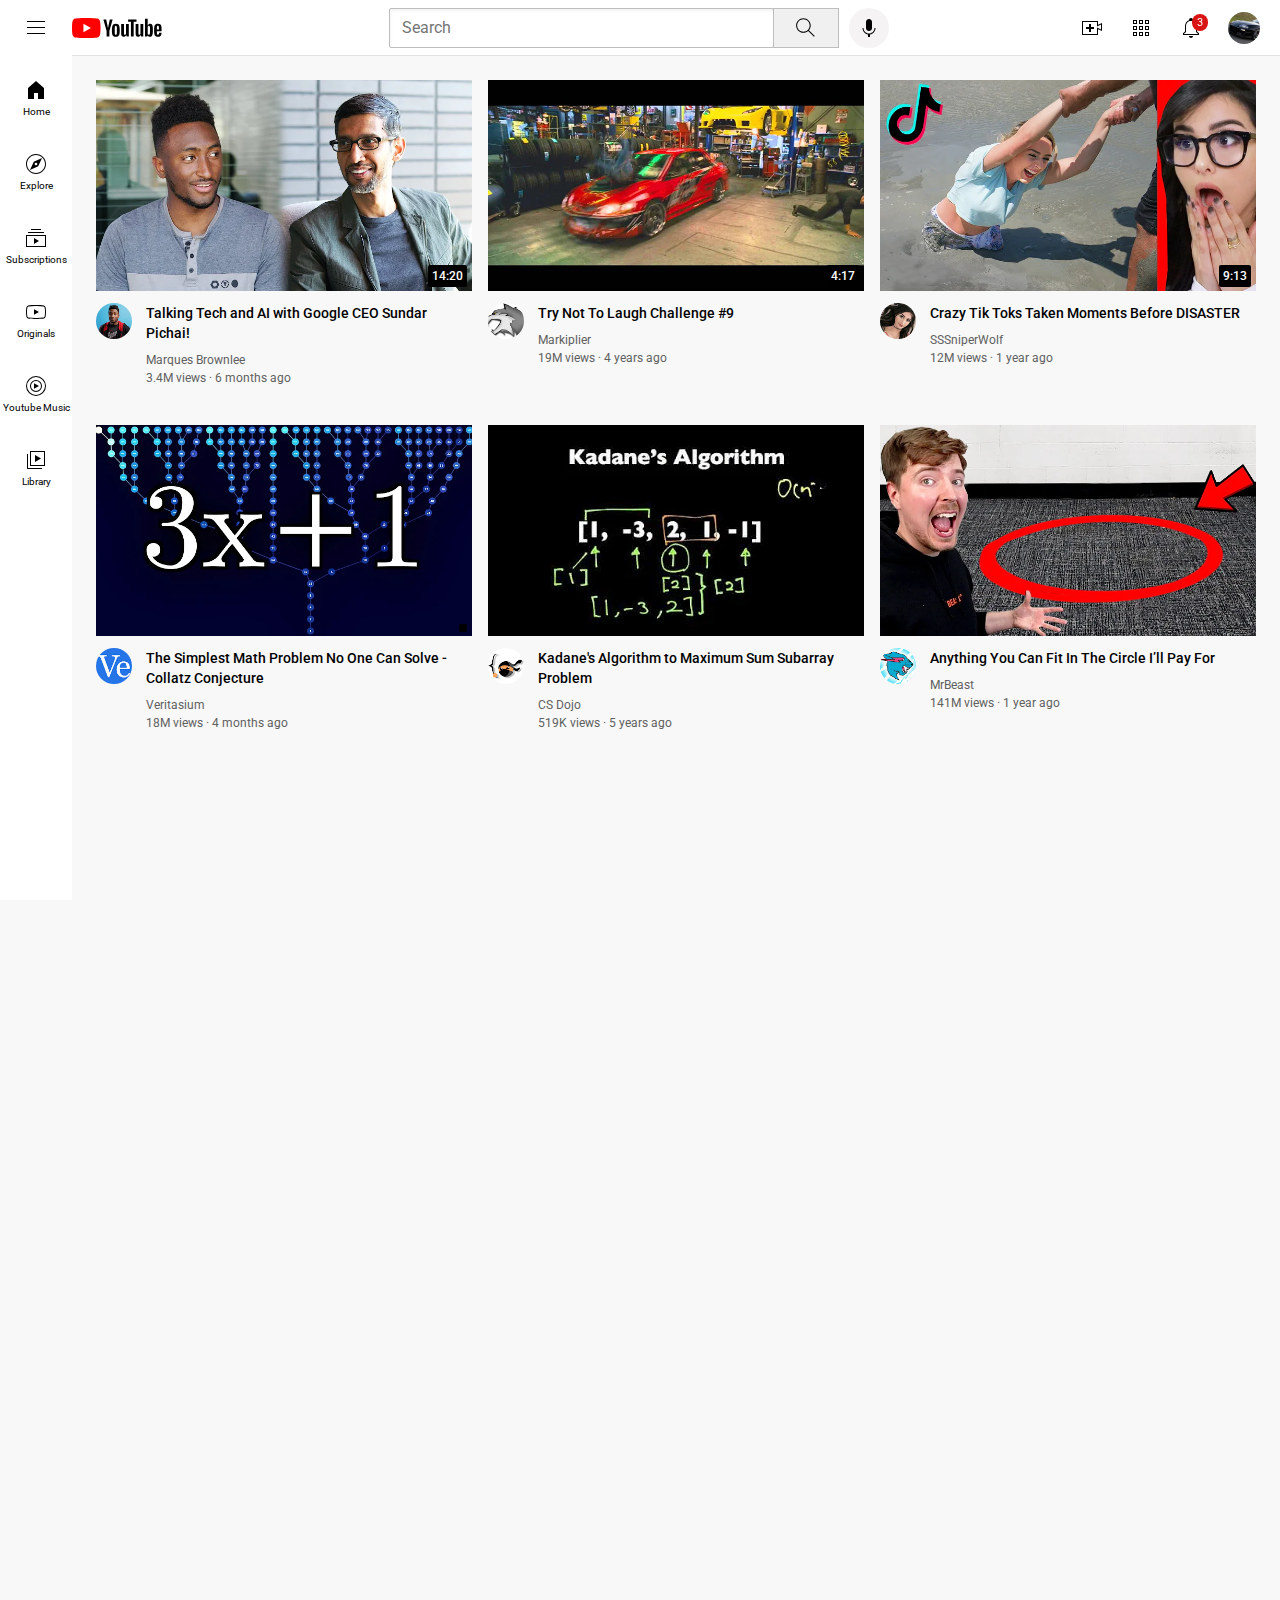
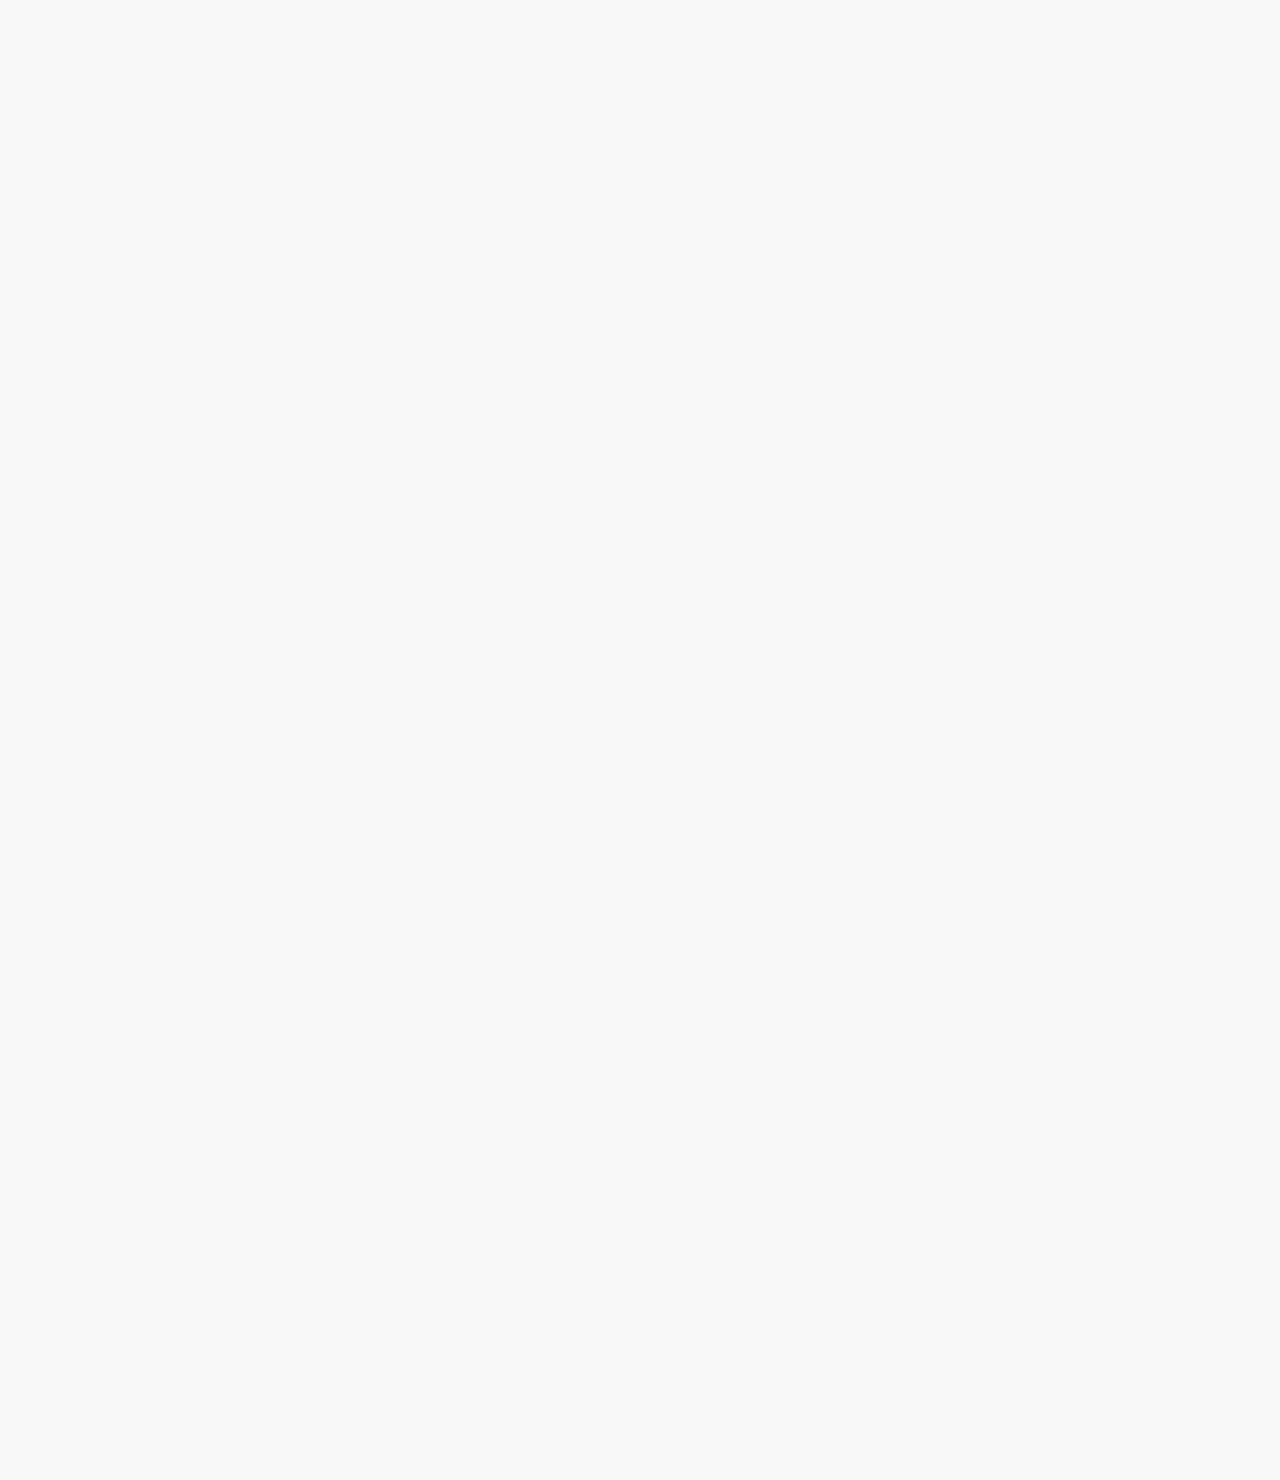
<file: index.html>
<!DOCTYPE html>
<html>
  <head>
    <title>YouTube.com Clone</title>

    <link rel="preconnect" href="https://fonts.googleapis.com">
    <link rel="preconnect" href="https://fonts.gstatic.com" crossorigin>
    <link href="https://fonts.googleapis.com/css2?family=Roboto:wght@400;500;700&display=swap" rel="stylesheet">
    <link rel="stylesheet" href="styles/video.css">
    <link rel="stylesheet" href="styles/header.css">
    <link rel="stylesheet" href="styles/general.css">
    <link rel="stylesheet" href="styles/sidebar.css">
  </head>
  <body>
    <div class="header">
        <div class="left-section">
            <img class="hamburger-menu" src="thumbnails/icons/hamburger-menu.svg">
            <img class="youtube-logo" src="thumbnails/icons/youtube-logo.svg">
        </div>
        <div class="middle-section">
            <input class="search-bar" type="text" placeholder="Search">
            <button class="search-button">
                <img class="search-icon" src="thumbnails/icons/search.svg">
                <div class="tooltip">Search</div>
            </button>
            <button class="voice-search-button">
                <img class="voice-search-icon" src="thumbnails/icons/voice-search-icon.svg">
                <div class="tooltip">Search with your voice</div>
            </button>
        </div>
        <div class="right-section">
          <div class="upload-icon-container">
            <img class="upload-icon" src="thumbnails/icons/upload.svg">
            <div class="tooltip">Create</div>
          </div>
              <div class="youtube-apps-container">
                <img class="youtube-apps-icon" src="thumbnails/icons/youtube-apps.svg">
                <div class="tooltip">Youtube Apps</div>
              </div>
            
            <div class="notifications-icon-container">
                <img class="notifications-icon" src="thumbnails/icons/notifications.svg">
              <div class="notifications-count">3</div>
              <div class="tooltip">Notifications</div>
              
            </div>
            <img class="current-user-picture" src="channel-pictures/unnamed.jpeg">
        </div>
    </div>
    <div class="sidebar">
      <div class="sidebar-link">
        <img src="thumbnails/icons/home.svg">
        <div>Home</div>  </div>
      <div class="sidebar-link">
        <img src="thumbnails/icons/explore.svg">
        <div>Explore</div></div>
      <div class="sidebar-link">
        <img src="thumbnails/icons/subscriptions.svg">
        <div>Subscriptions</div></div>
      <div class="sidebar-link">
        <img src="thumbnails/icons/originals.svg">
        <div>Originals</div></div>
      <div class="sidebar-link">
        <img src="thumbnails/icons/youtube-music.svg">
        <div>Youtube Music</div></div>
      <div class="sidebar-link">
        <img src="thumbnails/icons/library.svg">
        <div>Library</div></div>
    </div>
    <div class="video-grid">
      <div class="video-preview">
        <div class="thumbnail-row">
          <a href="https://www.youtube.com/watch?v=KSpeKBhXhwg&list=RDKSpeKBhXhwg&start_radio=1" target="_blank" >
            <img class="thumbnail" src="thumbnails/thumbnail-1.webp">
          </a>
          
          <div class="video-time">
            14:20
          </div>
        </div>
        <div class="video-info-grid">
          <div class="channel-picture">
            <div class="profile-picture-container">
              <a href="https://www.youtube.com/watch?v=iuJDhFRDx9M&list=RDXA-SnieN1NA&index=4" target="_blank">
                <img class="profile-picture" src="channel-pictures/channel-1 (1).jpeg">
              </a>
            <div class="tooltip-channel">
              <img class="channel-tooltip-picture" src="channel-pictures/channel-1 (1).jpeg">
              <div>
                <div class="channel-t-name">
                  Oh my
                </div>
                <div class="channel-stats2"> 
                  15 M subscribers
                </div>
              </div>
            </div>
          </div>  
          </div>
          <div class="video-info">
            <a href="https://www.youtube.com/watch?v=KSpeKBhXhwg&list=RDKSpeKBhXhwg&start_radio=1" target="_blank" class="video-link">
            <p class="video-title">
              Talking Tech and AI with Google CEO Sundar Pichai!
            </p>
          </a>
            <p class="video-author">
              Marques Brownlee
            </p>
            <p class="video-stats">
              3.4M views &#183; 6 months ago
            </p>
          </div>
        </div>
      </div>

      <div class="video-preview">
        <div class="thumbnail-row">
          <a href="https://www.youtube.com/watch?v=iuJDhFRDx9M&list=RDXA-SnieN1NA&index=3" target="_blank">
            <img class="thumbnail" src="thumbnails/hq720.webp">
          </a>
          
          <div class="video-time">
            4:17
          </div>
        </div>
        <div class="video-info-grid">
          <div class="channel-picture">
            <div class="profile-picture-container">
              <a href="https://www.youtube.com/watch?v=iuJDhFRDx9M&list=RDXA-SnieN1NA&index=3" target="_blank">
                <img class="profile-picture" src="channel-pictures/unnamedtokyo.jpeg">
              </a>
              <div class="tooltip-channel">
                <img class="channel-tooltip-picture" src="channel-pictures/unnamedtokyo.jpeg">
                <div>
                  <div class="channel-t-name"> 
                    Markiplier
                  </div>
                  <div class="stats2"> 19M subscribers</div>
                </div>
              </div>
            </div>
            
          </div>

          <div class="video-info">
            <a href="https://www.youtube.com/watch?v=iuJDhFRDx9M&list=RDXA-SnieN1NA&index=3" target="_blank" class="video-link">
            <p class="video-title">
              Try Not To Laugh Challenge #9
            </p>
            </a>
            <p class="video-author">
              Markiplier
            </p>
            <p class="video-stats">
              19M views &#183; 4 years ago
            </p>
          </div>
        </div>
      </div>

      <div class="video-preview">
        <div class="thumbnail-row">
          <img class="thumbnail" src="thumbnails/thumbnail-3.webp">
          <div class="video-time">
            9:13
          </div>
        </div>
        <div class="video-info-grid">
          <div class="channel-picture">
            <div class="profile-picture-container">
              <a href="https://www.youtube.com/watch?v=Zwq43Go1jYI&list=RDKSpeKBhXhwg&index=2" target="_blank">
                <img class="profile-picture" src="channel-pictures/channel-3.jpeg">
              </a>
            
            <div class="tooltip-channel">
              <img class="channel-tooltip-picture" src="channel-pictures/channel-3.jpeg">
              <div>
                <div class="tooltip-t-name">
                  SSSniperWolf
                </div>
                <div class="stats2">
                  5M subscribers
                </div>
              </div>
            </div>
            </div>
          </div>
          <div class="video-info">
            <a href="https://www.youtube.com/watch?v=Zwq43Go1jYI&list=RDKSpeKBhXhwg&index=2" target="_blank" class="video-link">

            
            <p class="video-title">
              Crazy Tik Toks Taken Moments Before DISASTER
            </p>
            </a>
            <p class="video-author">
              SSSniperWolf
            </p>
            <p class="video-stats">
              12M views &#183; 1 year ago
            </p>
          </div>
        </div>
      </div>

      <div class="video-preview">
        <div class="thumbnail-row">
          <img class="thumbnail" src="thumbnails/thumbnail-4.webp">
          <div class="video-time">
            
          </div>
        </div>
        <div class="video-info-grid">
          <div class="channel-picture">
            <img class="profile-picture" src="channel-pictures/channel-4.jpeg">
          </div>
          <div class="video-info">
            <p class="video-title">
              The Simplest Math Problem No One Can Solve - Collatz Conjecture
            </p>
            <p class="video-author">
              Veritasium
            </p>
            <p class="video-stats">
              18M views &#183; 4 months ago
            </p>
          </div>
        </div>
      </div>

      <div class="video-preview">
        <div class="thumbnail-row">
          <img class="thumbnail" src="thumbnails/thumbnail-5.webp">
        </div>
        <div class="video-info-grid">
          <div class="channel-picture">
            <img class="profile-picture" src="channel-pictures/channel-5.jpeg">
          </div>
          <div class="video-info">
            <p class="video-title">
              Kadane's Algorithm to Maximum Sum Subarray Problem
            </p>
            <p class="video-author">
              CS Dojo
            </p>
            <p class="video-stats">
              519K views &#183; 5 years ago
            </p>
          </div>
        </div>
      </div>

      <div class="video-preview">
        <div class="thumbnail-row">
          <img class="thumbnail" src="thumbnails/thumbnail-6.webp">
        </div>
        <div class="video-info-grid">
          <div class="channel-picture">
            <img class="profile-picture" src="channel-pictures/channel-6.jpeg">
          </div>
          <div class="video-info">
            <p class="video-title">
              Anything You Can Fit In The Circle I’ll Pay For
            </p>
            <p class="video-author">
              MrBeast
            </p>
            <p class="video-stats">
              141M views &#183; 1 year ago
            </p>
          </div>
        </div>
      </div>
    </div>
  </body>
</html>
</file>
<file: styles/video.css>
.thumbnail {
    width: 100%;
  }

  

  .video-title {
    margin-top: 0;
    font-size: 14px;
    font-weight: 500;
    line-height: 20px;
    margin-bottom: 10px;
  }

  .video-info-grid {
    display: grid;
    grid-template-columns: 50px 1fr;
  }

  .profile-picture {
    width: 36px;
    border-radius: 50px;
  }

  .thumbnail-row {
    margin-bottom: 8px;
    position: relative;
  }

  .video-author,
  .video-stats {
    font-size: 12px;
    color: rgb(96, 96, 96);
  }

  .video-author {
    margin-bottom: 4px;
  }

  .video-grid {
    display: grid;
    grid-template-columns: 1fr 1fr 1fr;
    column-gap: 16px;
    row-gap: 40px;
  }
  .video-time {
    background-color: black;
    color: white;
    position: absolute;
    bottom: 8px;
    right: 5px;
    font-family: Roboto, Arial;
    font-size: 12px;
    font-weight: 500;
    padding-top: 4px;
    padding-bottom: 4px;
    padding-left: 4px;
    padding-right: 4px;
    border-radius: 2px;
    
  }
  .video-link {
    color: black;
    text-decoration: none;
  }
  
.profile-picture-container {
  position: relative;
  display: inline-block;
}
  

.tooltip-channel {
background-color: white;
width: 200px;
padding: 12px 12px;
box-shadow: 2px 3px 10px rgba(0, 0, 0, 0.3);
display: flex;
align-items: center;
border-radius: 6px;
opacity: 0;
transition: opacity 0.15s;
position: absolute;
z-index: 200;
top: 55px;
pointer-events: none;
  }

.profile-picture-container:hover .tooltip-channel {
  opacity: 1;
}
.channel-tooltip-picture {
  width: 50px;
  height: 50px;
  border-radius: 50px;
  margin-right: 8px;

}
.channel-t-name {
  font-family: Roboto, Arial;
  font-weight: 400;
  font-size: 16px;
  margin-bottom: 4px;
}
</file>
<file: styles/header.css>
.header {
    height: 55px;
    display: flex;
    flex-direction: row;
    justify-content: space-between;
    position: fixed;
    top: 0;
    left: 0;
    right: 0;
    background-color: white;
    border-bottom-width: 1px;
    border-bottom-style: solid;
    border-bottom-color: rgb(228, 228, 228);
    z-index: 100;
}
.left-section {
    align-items: center;
    display: flex;
}
.middle-section {
    flex: 1;
    margin-left: 70px;
    margin-right: 35px;
    max-width: 500px;
    display: flex;
    align-items: center;

}
.right-section {
    width: 180px;
    display: flex;
    align-items: center;
    justify-content: space-between;
    margin-right: 20px;
    flex-shrink: 0;
}
.hamburger-menu {
    height: 24px;
    margin-left: 24px;
    margin-right: 24px;

}
.youtube-logo {
    height: 20px;
}
.search-button {
    height: 40px;
    width: 66px;
    background-color: rgb(240,240,240);
    border-width: 1px;
    border-style: solid;
    border-color: rgb(191, 190, 190);
    margin-left: -1px;
    margin-right: 10px;
    
} 
.search-button, 
.voice-search-button, 
.upload-icon-container, 
.youtube-apps-container,
.notifications-icon-container {
    position: relative;
    display: flex;
    justify-content: center;
    align-items: center;
}


.search-button .tooltip, 
.voice-search-button .tooltip, 
.upload-icon-container .tooltip, 
.youtube-apps-container .tooltip,
.notifications-icon-container .tooltip {
    font-family: Roboto, Arial;
    position: absolute;
    background-color: gray;
    color: white;
    padding-top: 4px;
    padding-bottom: 4px;
    padding-left: 8px;
    padding-right: 8px;
    border-radius: 2px;
    font-size: 12px;
    bottom: -30px;
    opacity: 0;
    transition: opacity 0.15s;
    pointer-events: none;
    white-space: nowrap;
}

.search-button:hover .tooltip,
 .voice-search-button:hover .tooltip, 
 .upload-icon-container:hover .tooltip, 
 .youtube-apps-container:hover .tooltip,
 .notifications-icon-container:hover .tooltip {
    opacity: 1;

}
.voice-search-button {
    height: 40px;
    width: 40px;
    border-radius: 20px;
    border: none;
    background-color: rgb(245, 243, 243);

}
.search-bar {
    flex: 1;
    height: 34px;
    padding-left: 12px;
    font-size: 16px;
    border-width: 1px;
    border-style: solid;
    border-color: rgb(191, 190, 190);
    height: 36px;
    border-radius: 2px;
    box-shadow: inset 1px 2px 3px rgba(0, 0, 0, 0.05);
    width: 0;

}
.search-bar::placeholder {
    font-family: Roboto, Arial;
    font-size: 16px;

}
.search-icon {
    width: 25px;


}
.voice-search-icon {
    height: 24px;
    
}
.upload-icon {
    height: 24px;
}
.youtube-apps-icon {
    height: 24px;
}
.notifications-icon {
    height: 24px;
}
.notifications-icon-container {
    position: relative;
}
.notifications-count { 
    position: absolute;
    top: -2px;
    right: -5px;
    background-color: rgb(217, 20, 20);
    color: white;
    font-size: 11px;
    font-family: Roboto, Arial;
    padding-left: 5px;
    padding-right: 5px;
    padding-top: 2px;
    padding-bottom: 2px;
    border-radius: 10px;
    
    ;

}

.current-user-picture {
    height: 32px;
    border-radius: 16px;
}
</file>
<file: styles/general.css>
p {
    font-family: Roboto, Arial;
    margin-top: 0;
    margin-bottom: 0;
  }
body {
      margin: 0px;
      padding-top: 80px;
      padding-left: 96px;
      height: 3000px;
      padding-right: 24px;
      background-color: rgb(248, 248, 248);
  }
</file>
<file: styles/sidebar.css>
.sidebar {
    position: fixed;
    left: 0px;
    bottom: 0px;
    top: 55px;
    background-color: white;
    width: 72px;
    z-index: 101;
    padding-top: 5px;

    
}
.sidebar-link {
    height: 74px;
    display: flex;
    justify-content: center;
    align-items: center;
    flex-direction: column;
    cursor: pointer;
    

    

}
.sidebar-link:hover {
    background-color: rgb(235, 230, 230);
    
}
.sidebar-link img {
    height: 24px;
    margin-bottom: 4px;


}
.sidebar-link div {
    font-family: Roboto, Arial;
    font-size: 10px;

}
</file>
